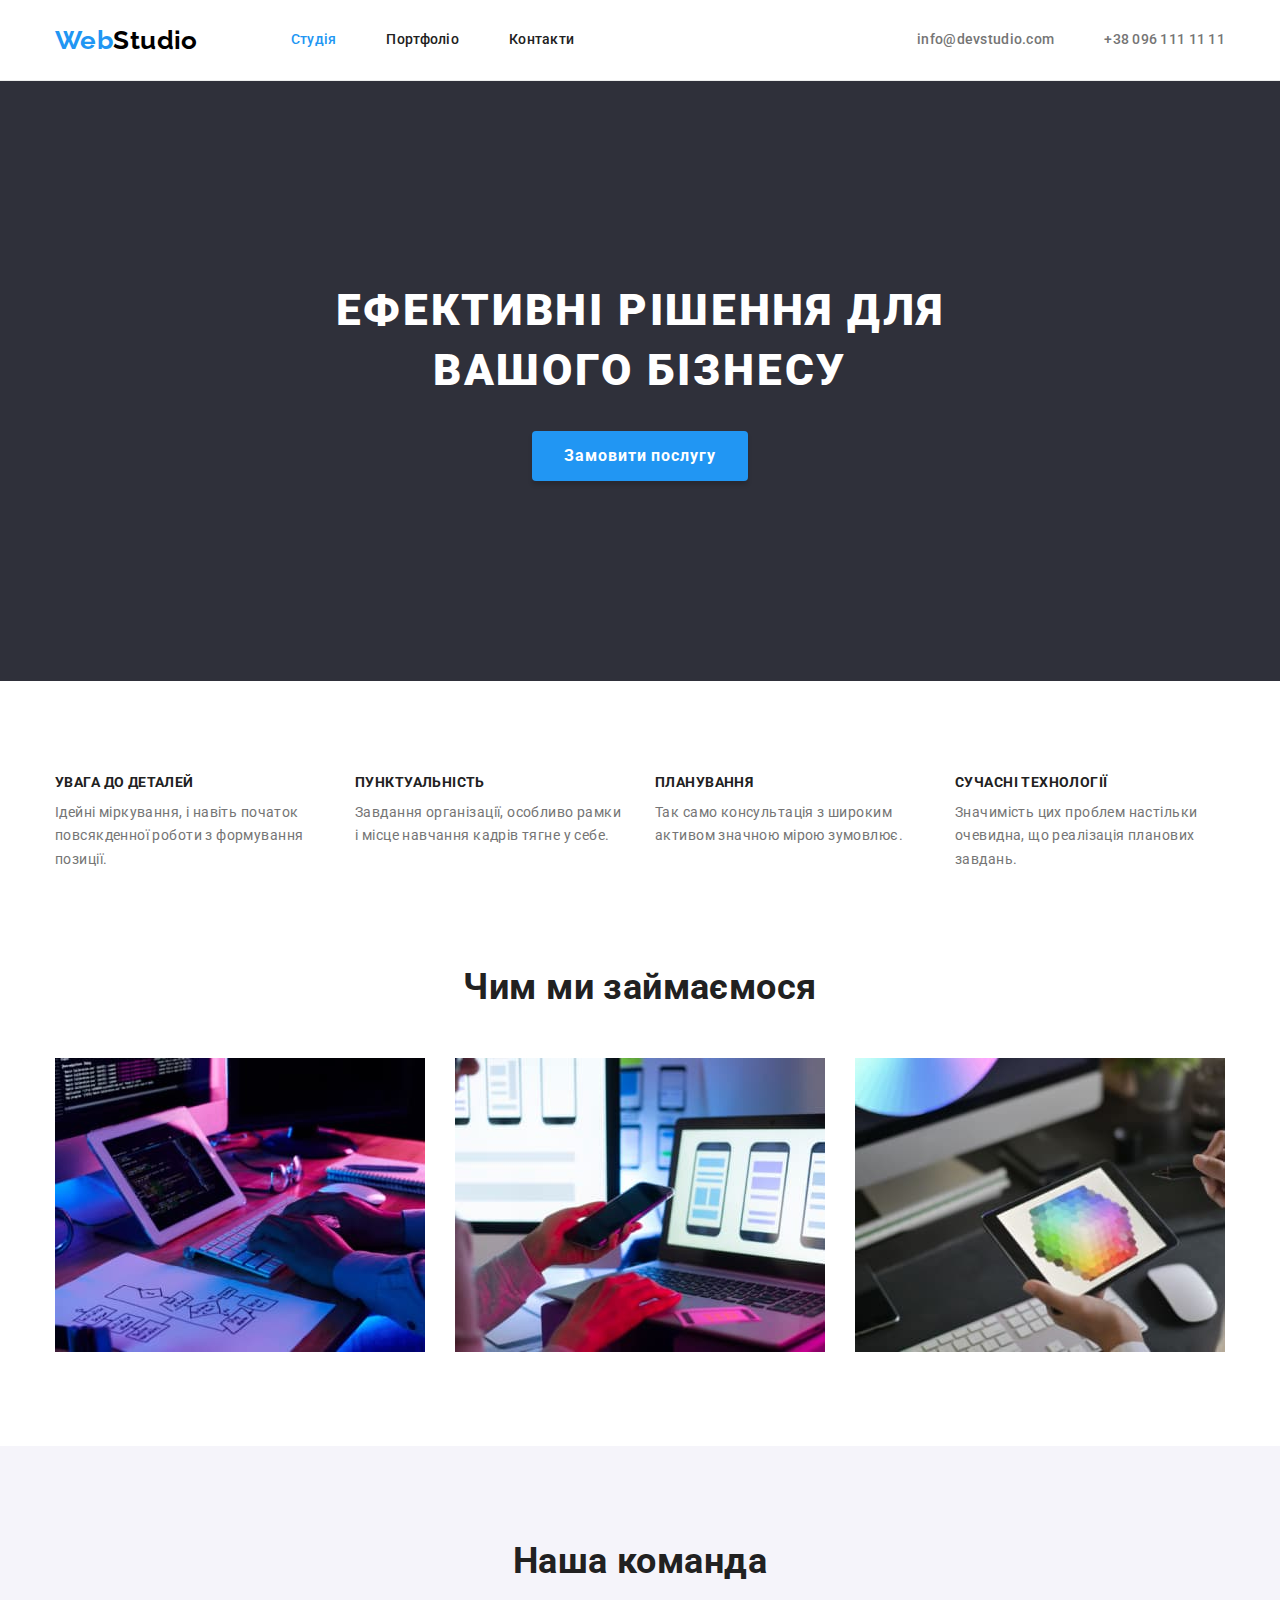
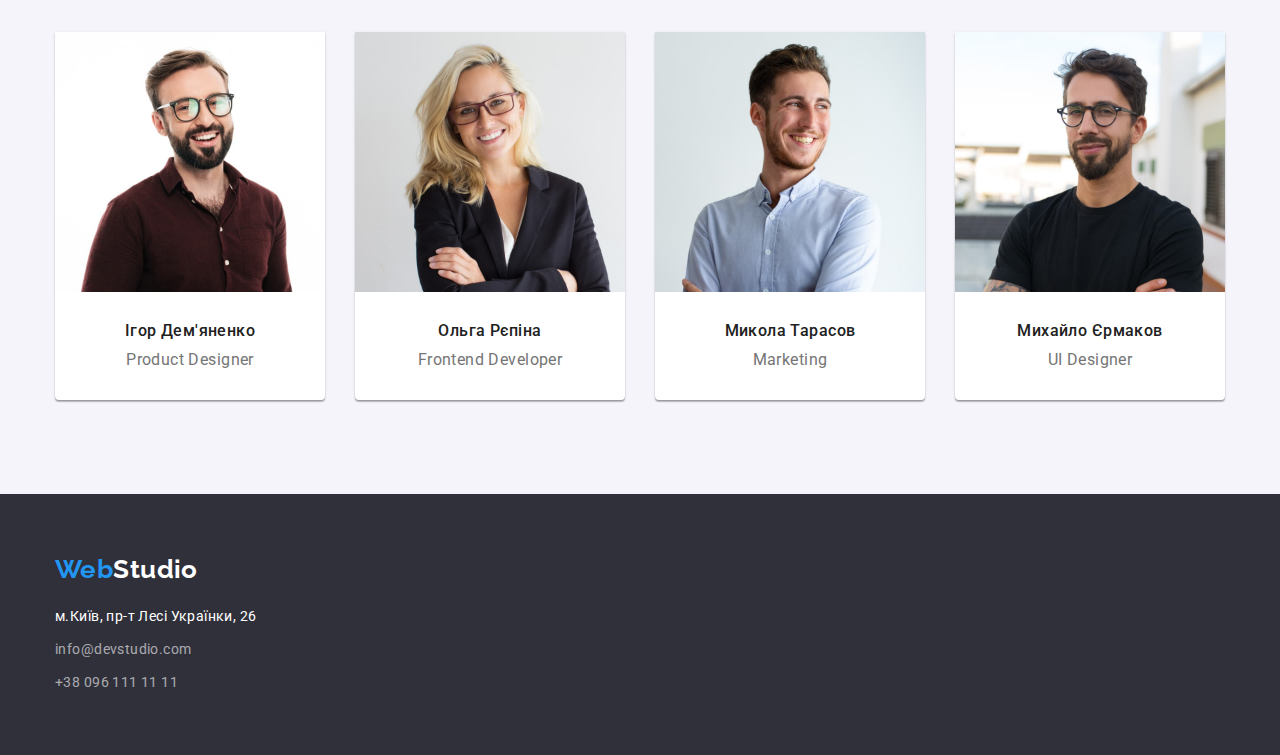
<file: index.html>
<!DOCTYPE html>
<html lang="uk">
  <head>
    <meta charset="UTF-8" />
    <meta http-equiv="X-UA-Compatible" content="IE=edge" />
    <meta name="viewport" content="width=Hello, initial-scale=1.0" />
    <title>Web Studio (Version 2.1)</title>
    <link href="https://fonts.googleapis.com/css2?family=Raleway:wght@700&family=Roboto:wght@400;500;700;900&display=swap" rel="stylesheet" />
    <link rel="stylesheet" href="https://cdnjs.cloudflare.com/ajax/libs/modern-normalize/1.0.0/modern-normalize.min.css" />
    <link rel="stylesheet" href="./css/styles.css" />
  </head>
  <body>
    <header class="page-header">
      <nav class="container main-nav">
        <a class="logo" href="./index.html" lang="en" title="Web Studio"><span>Web</span>Studio</a>
        <ul class="site-nav list">
          <li class="item">
            <a class="link current" href="./index.html">Студія</a>
          </li>
          <li class="item">
            <a class="link" href="./portfolio.html">Портфоліо</a>
          </li>
          <li class="item"><a class="link" href="">Контакти</a></li>
        </ul>

        <ul class="contacts list">
          <li class="item">
            <a class="link" href="mailto:info@devstudio.com">info@devstudio.com</a>
          </li>
          <li class="item">
            <a class="link" href="tel:+380961111111">+38 096 111 11 11</a>
          </li>
        </ul>
      </nav>
    </header>
    <main>
      <!-- hero section -->
      <section class="hero centered">
        <div class="container">
          <h1 class="hero-title">Ефективні рішення для вашого бізнесу</h1>
          <button class="hero-button" type="button">Замовити послугу</button>
        </div>
      </section>
      <!-- benefits section -->
      <section class="section">
        <div class="container">
          <h2 class="benefits section-title">Головні переваги</h2>
          <ul class="benefits list">
            <li class="item">
              <h3 class="title">Увага до деталей</h3>
              <p class="text">Ідейні міркування, і навіть початок повсякденної роботи з формування позиції.</p>
            </li>
            <li class="item">
              <h3 class="title">Пунктуальність</h3>
              <p class="text">Завдання організації, особливо рамки і місце навчання кадрів тягне у себе.</p>
            </li>
            <li class="item">
              <h3 class="title">Планування</h3>
              <p class="text">Так само консультація з широким активом значною мірою зумовлює.</p>
            </li>
            <li class="item">
              <h3 class="title">Сучасні технології</h3>
              <p class="text">Значимість цих проблем настільки очевидна, що реалізація планових завдань.</p>
            </li>
          </ul>
        </div>
      </section>
      <!-- what we do / activities section -->
      <section class="activities section">
        <div class="container centered">
          <h2 class="section-title">Чим ми займаємося</h2>
          <div class="activities-photo">
            <img class="activities photo" src="./images/img1.jpg" alt="Десктопні додатки на фотографії" width="370" />
            <img class="activities photo" src="./images/img2.jpg" alt="Мобільні додатки на фотографії" width="370" />
            <img class="activities photo" src="./images/img3.jpg" alt="Дизайнерські рішення на фотографії" width="370" />
          </div>
        </div>
      </section>
      <!-- our team section -->
      <!-- чи потрібні тут додаткові діви для картинки та блоку заголовку+текст? -->
      <section class="section team">
        <div class="container centered">
          <h2 class="section-title">Наша команда</h2>
          <ul class="team list">
            <li class="team card">
              <div class="team-thumb">
                <img class="photo" src="./images/members/member1.jpg" alt="фотографія: Ігор Дем'яненко" width="270" />
              </div>
              <div class="team-content">
                <h3 class="title">Ігор Дем'яненко</h3>
                <p class="text">Product Designer</p>
              </div>
            </li>
            <li class="team card">
              <div class="team-thumb">
                <img class="photo" src="./images/members/member2.jpg" alt="фотографія: Ольга Рєпіна" width="270" />
              </div>
              <div class="team-content">
                <h3 class="title">Ольга Рєпіна</h3>
                <p class="text">Frontend Developer</p>
              </div>
            </li>
            <li class="team card">
              <div class="team-thumb">
                <img class="photo" src="./images/members/member3.jpg" alt="фотографія: Микола Тарасов" width="270" />
              </div>
              <div class="team-content">
                <h3 class="title">Микола Тарасов</h3>
                <p class="text">Marketing</p>
              </div>
            </li>
            <li class="team card">
              <div class="team-thumb">
                <img class="photo" src="./images/members/member4.jpg" alt="фотографія: Михайло Єрмаков" width="270" />
              </div>
              <div class="team-content">
                <h3 class="title">Михайло Єрмаков</h3>
                <p class="text">UI Designer</p>
              </div>
            </li>
          </ul>
        </div>
      </section>
    </main>
    <footer>
      <div class="footer container">
        <a class="logo white" href="./index.html" title="Web Studio"><span>Web</span>Studio</a>
        <address>
          <ul class="address list">
            <li><a class="address" href="https://goo.gl/maps/CPtrU1FHBa2aNyZL9" target="_blank" rel="noopener noreferrer nofollow">м.Київ, пр-т Лесі Українки, 26</a></li>
            <li class="item">
              <a class="link" href="mailto:info@devstudio.com">info@devstudio.com</a>
            </li>
            <li class="item">
              <a class="link" href="tel:+380961111111">+38 096 111 11 11</a>
            </li>
          </ul>
        </address>
      </div>
    </footer>
  </body>
</html>
</file>
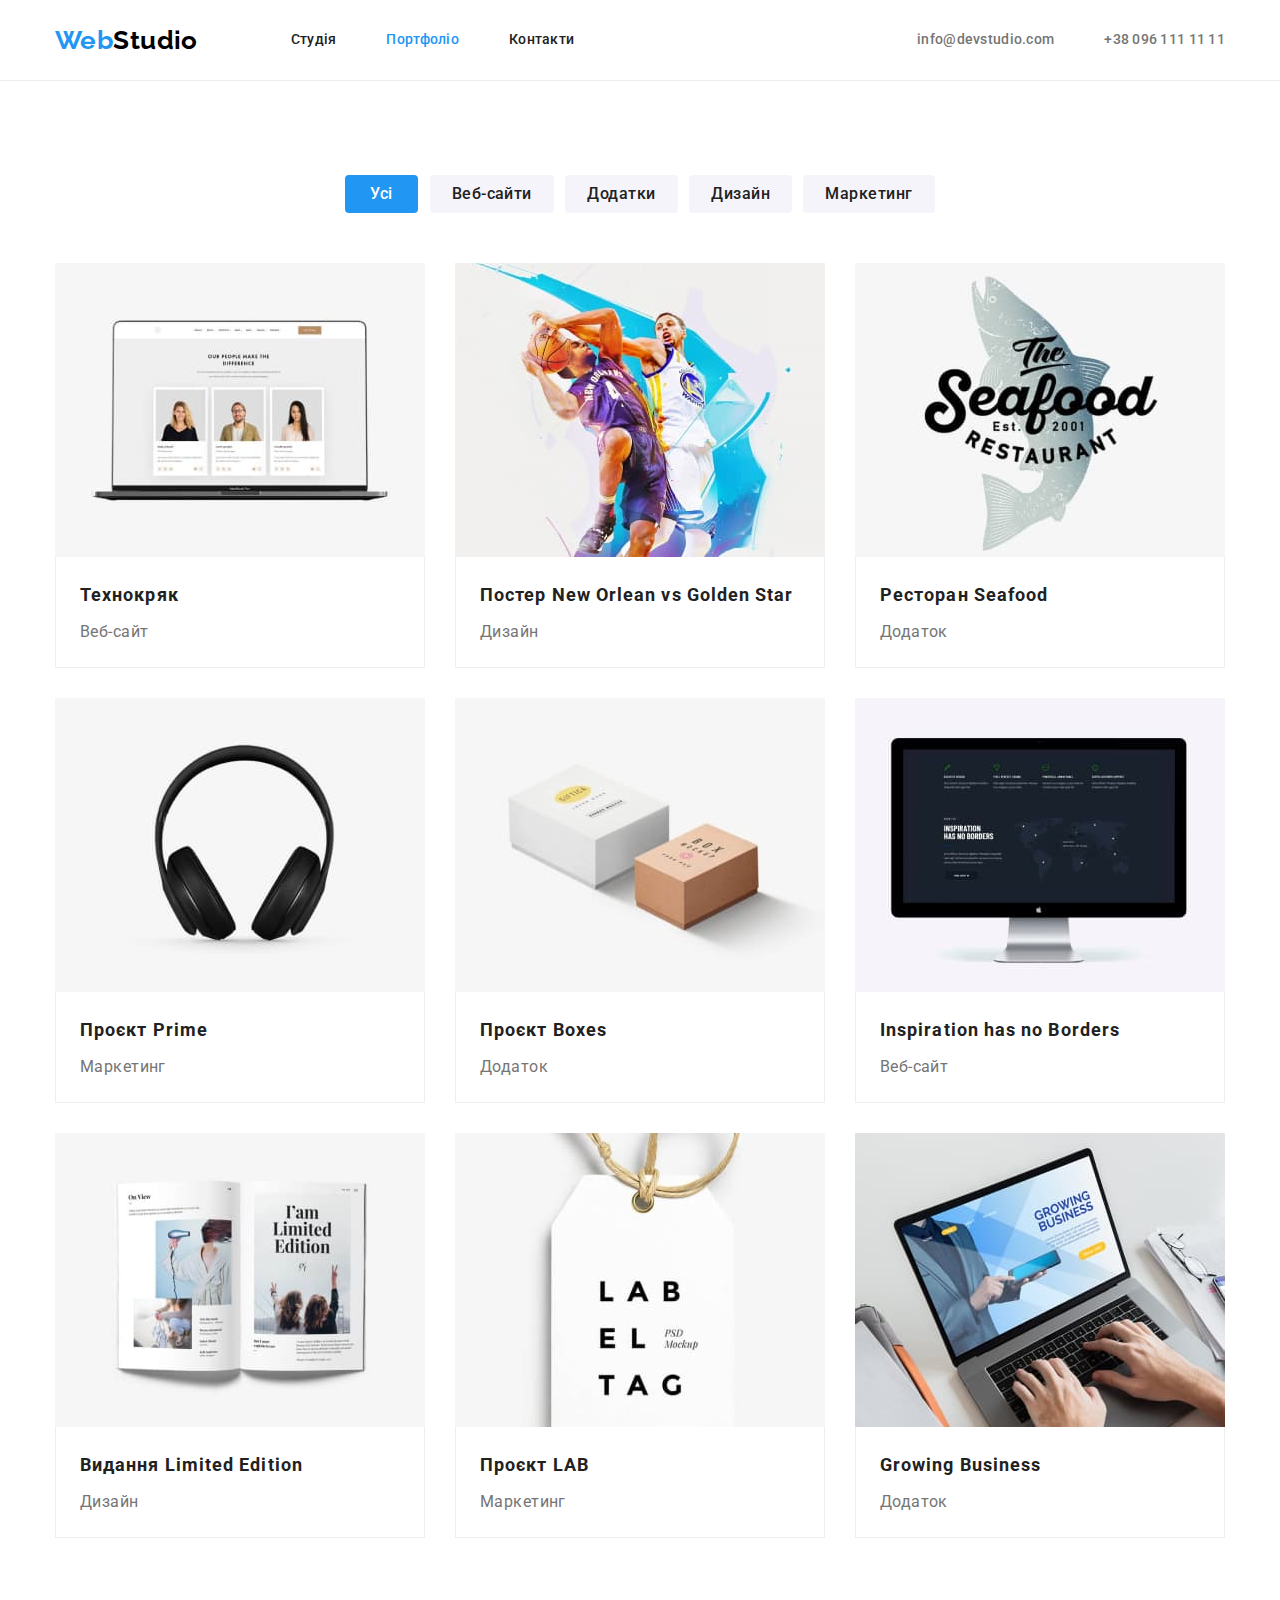
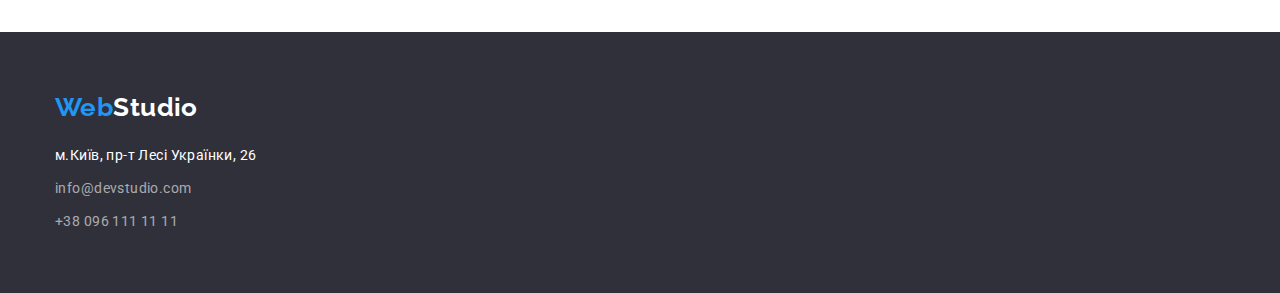
<file: portfolio.html>
<!DOCTYPE html>
<html lang="uk">
  <head>
    <meta charset="UTF-8" />
    <meta http-equiv="X-UA-Compatible" content="IE=edge" />
    <meta name="viewport" content="width=device-width, initial-scale=1.0" />
    <title>Portfolio</title>
    <link href="https://fonts.googleapis.com/css2?family=Raleway:wght@700&family=Roboto:wght@400;500;700;900&display=swap" rel="stylesheet" />
    <link rel="stylesheet" href="https://cdnjs.cloudflare.com/ajax/libs/modern-normalize/1.0.0/modern-normalize.min.css" />
    <link rel="stylesheet" href="./css/styles.css" />
  </head>
  <body>
    <header class="page-header">
      <nav class="container main-nav">
        <a class="logo" href="./index.html" lang="en" title="Web Studio"><span>Web</span>Studio</a>
        <ul class="site-nav list">
          <li class="item">
            <a class="link" href="./index.html">Студія</a>
          </li>
          <li class="item">
            <a class="link current" href="./portfolio.html">Портфоліо</a>
          </li>
          <li class="item"><a class="link" href="">Контакти</a></li>
        </ul>

        <ul class="contacts list">
          <li class="item">
            <a class="link" href="mailto:info@devstudio.com">info@devstudio.com</a>
          </li>
          <li class="item">
            <a class="link" href="tel:+380961111111">+38 096 111 11 11</a>
          </li>
        </ul>
      </nav>
    </header>
    <main>
      <section class="section">
        <div class="container centered">
          <h1 class="portfolio section-title">Портфоліо. Приклади робіт</h1>
          <ul class="list filter">
            <li class="item">
              <button class="filter current" type="button">Усі</button>
            </li>
            <li class="item">
              <button class="filter" type="button">Веб-сайти</button>
            </li>
            <li class="item">
              <button class="filter" type="button">Додатки</button>
            </li>
            <li class="item">
              <button class="filter" type="button">Дизайн</button>
            </li>
            <li class="item">
              <button class="filter" type="button">Маркетинг</button>
            </li>
          </ul>
          <ul class="portfolio list">
            <li class="item">
              <a href="" class="link">
                <div class="card-thumb">
                  <img class="photo" src="./images/portfolio/portfolio-1.jpg" alt="Вебсайт клієнта на екрані ноутбука" width="370" />
                </div>
                <div class="card-content">
                  <h2 class="portfolio-title">Технокряк</h2>
                  <p class="text">Веб-сайт</p>
                </div>
              </a>
            </li>

            <li class="item">
              <a href="" class="link">
                <div class="card-thumb">
                  <img class="photo" src="./images/portfolio/portfolio-2.jpg" alt="Два баскетболіста боряться за мяч" width="370" />
                </div>
                <div class="card-content">
                  <h2 class="portfolio-title">Постер New Orlean vs Golden Star</h2>
                  <p class="text">Дизайн</p>
                </div>
              </a>
            </li>

            <li class="item">
              <a href="" class="link">
                <div class="card-thumb">
                  <img class="photo" src="./images/portfolio/portfolio-3.jpg" alt="Логотип ресторану на фоні риби" width="370" />
                </div>
                <div class="card-content">
                  <h2 class="portfolio-title">Ресторан Seafood</h2>
                  <p class="text">Додаток</p>
                </div>
              </a>
            </li>

            <li class="item">
              <a href="" class="link">
                <div class="card-thumb">
                  <img class="photo" src="./images/portfolio/portfolio-4.jpg" alt="Чорні навушники на білому фоні" width="370" />
                </div>
                <div class="card-content">
                  <h2 class="portfolio-title">Проєкт Prime</h2>
                  <p class="text">Маркетинг</p>
                </div>
              </a>
            </li>

            <li class="item">
              <a href="" class="link">
                <div class="card-thumb">
                  <img class="photo" src="./images/portfolio/portfolio-5.jpg" alt="Дві коробки на білому фоні" width="370" />
                </div>
                <div class="card-content">
                  <h2 class="portfolio-title">Проєкт Boxes</h2>
                  <p class="text">Додаток</p>
                </div>
              </a>
            </li>

            <li class="item">
              <a href="" class="link">
                <div class="card-thumb">
                  <img class="photo" src="./images/portfolio/portfolio-6.jpg" alt="Вебсайт клієнта на екрані монітора" width="370" />
                </div>
                <div class="card-content">
                  <h2 class="portfolio-title">Inspiration has no Borders</h2>
                  <p class="text">Веб-сайт</p>
                </div>
              </a>
            </li>

            <li class="item">
              <a href="" class="link">
                <div class="card-thumb">
                  <img class="photo" src="./images/portfolio/portfolio-7.jpg" alt="Розворот журналу на білому фоні" width="370" />
                </div>
                <div class="card-content">
                  <h2 class="portfolio-title">Видання Limited Edition</h2>
                  <p class="text">Дизайн</p>
                </div>
              </a>
            </li>

            <li class="item">
              <a href="" class="link">
                <div class="card-thumb">
                  <img class="photo" src="./images/portfolio/portfolio-8.jpg" alt="Біла бірка товару з назвою проєкта" width="370" />
                </div>
                <div class="card-content">
                  <h2 class="portfolio-title">Проєкт LAB</h2>
                  <p class="text">Маркетинг</p>
                </div>
              </a>
            </li>

            <li class="item">
              <a href="" class="link">
                <div class="card-thumb">
                  <img class="photo" src="./images/portfolio/portfolio-9.jpg" alt="Дві руки людини на клавіатурі працюючого ноутбука" width="370" />
                </div>
                <div class="card-content">
                  <h2 class="portfolio-title">Growing Business</h2>
                  <p class="text">Додаток</p>
                </div>
              </a>
            </li>
          </ul>
        </div>
      </section>
    </main>
    <footer>
      <div class="footer container">
        <a class="logo white" href="./index.html" title="Web Studio"><span>Web</span>Studio</a>
        <address>
          <ul class="address list">
            <li><a class="address" href="https://goo.gl/maps/CPtrU1FHBa2aNyZL9" target="_blank" rel="noopener noreferrer nofollow">м.Київ, пр-т Лесі Українки, 26</a></li>
            <li class="item">
              <a class="link" href="mailto:info@devstudio.com">info@devstudio.com</a>
            </li>
            <li class="item">
              <a class="link" href="tel:+380961111111">+38 096 111 11 11</a>
            </li>
          </ul>
        </address>
      </div>
    </footer>
  </body>
</html>
</file>
<file: css/styles.css>
/* second text color, headings #212121 */
/* accents #2196F3, #FFFFFF */
/* backgrounds #FFFFFF, #F5F4FA, #2F303A */
:root {
  --primary-text-color: #757575;
  --title-text-color: #212121;
  --accent-color: #2196f3;
  --second-accent-color: #ffffff;
  --background-color: #ffffff;
  --second-background-color: #f5f4fa;
  --third-background-color: #2f303a;
}
body {
  font-family: 'Roboto', sans-serif;
  font-size: 14px;
  line-height: 1.7;
  letter-spacing: 0.03em;
  background-color: var(--background-color);
  color: var(--primary-text-color);
}
/* Main page CSS styles */
.list {
  padding: 0;
  margin: 0;
  list-style-type: none;
}
.container {
  width: 1200px;
  padding: 0px 15px;
  margin: 0 auto;
}
.centered {
  text-align: center;
}
.section {
  padding-top: 94px;
  padding-bottom: 94px;
}
.section-title {
  margin-top: 0;
  margin-bottom: 50px;
  font-weight: 700;
  font-size: 36px;
  line-height: 1.17;
  color: var(--title-text-color);
}
.benefits.section-title,
.portfolio.section-title {
  display: none;
}
img {
  display: block;
  max-width: 100%;
}

/* Page header */
.page-header {
  border-bottom: 1px solid #ececec;
}
.main-nav {
  display: flex;
  align-items: center;
}

/* Logo */
.logo {
  font-family: 'Raleway', sans-serif;
  font-weight: 700;
  font-size: 26px;
  line-height: 1.19;
  text-decoration: none;
  color: #000000;
}
.logo span {
  color: var(--accent-color);
}
.logo.white {
  color: var(--second-accent-color);
}
/* Site navigation */
.site-nav {
  display: flex;
  margin-left: 93px;
}
.site-nav .item:not(:last-child) {
  margin-right: 50px;
}
.site-nav .link {
  display: block;
  padding-top: 32px;
  padding-bottom: 32px;

  font-weight: 500;
  line-height: 1.14;
  letter-spacing: 0.02em;
  text-decoration: none;
  color: var(--title-text-color);
}
.site-nav .link:hover,
.site-nav .link:focus,
.contacts .link:hover,
.contacts .link:focus {
  color: var(--accent-color);
}
/* contacts list */
.contacts {
  display: flex;
  margin-left: auto;
}
.contacts .item + .item {
  margin-left: 50px;
}
.contacts .link {
  display: block;
  padding-top: 32px;
  padding-bottom: 32px;

  font-weight: 500;
  line-height: 1.14;
  letter-spacing: 0.02em;
  text-decoration: none;
  color: var(--primary-text-color);
}
.site-nav .link.current {
  color: var(--accent-color);
}
/* Main */
/* hero */
.hero {
  background-color: var(--third-background-color);
}
.hero .container {
  max-width: 696px;
  text-align: center;
  padding: 200px 0;
}
.hero-title {
  margin-top: 0;
  margin-bottom: 30px;
  font-weight: 900;
  font-size: 44px;
  line-height: 1.36;
  letter-spacing: 0.06em;
  text-transform: uppercase;
  color: var(--second-accent-color);
}
.hero-button {
  display: inline-block;
  min-width: 216px;
  min-height: 50px;
  border: none;
  border-radius: 4px;
  padding: 10px 32px;
  font-family: inherit;
  font-weight: 700;
  font-size: 16px;
  line-height: 1.88;
  letter-spacing: 0.06em;
  cursor: pointer;
  background-color: var(--accent-color);
  color: var(--second-accent-color);
  box-shadow: 0px 4px 4px rgba(0, 0, 0, 0.15);
}

/* Benefits */
.benefits.list {
  display: flex;
  justify-content: space-between;
}
.benefits .item {
  /* 270px баранья я башка, не проверил))) */
  width: calc((100% - 90px) / 4);
}
.benefits .item + .item {
  margin-left: 30px;
}
.benefits .title {
  margin-top: 0;
  margin-bottom: 10px;
  font-weight: 700;
  font-size: 14px;
  line-height: 1.14;
  text-transform: uppercase;
  color: var(--title-text-color);
}
.benefits .text {
  margin: 0;
}
/* What we do / activities section */
.activities.section {
  padding-top: 0;
}
.activities-photo {
  display: flex;
}
.photo + .photo {
  margin-left: 30px;
}
/* Our team */
.team .list {
  display: flex;
}
.team .card + .card {
  margin-left: 30px;
}
.team .title {
  margin: 0 auto 10px;
  font-weight: 500;
  font-size: 16px;
  color: var(--title-text-color);
}
.team .text {
  margin: 0 auto;
  font-size: 16px;
}
/* чи потрібні тут додаткові діви для картинки та блоку заголовку+текст?*/
.team-content {
  text-align: center;
  line-height: 1.17;
  padding: 30px 5px;
  /* бокові падінги щоб не "прижимався" текст до границь картки при заміні*/
}
.team {
  background-color: var(--second-background-color);
}
.team.card {
  border-radius: 0px 0px 4px 4px;
  box-shadow: 0px 1px 3px rgba(0, 0, 0, 0.12), 0px 1px 1px rgba(0, 0, 0, 0.14), 0px 2px 1px rgba(0, 0, 0, 0.2);
  background-color: var(--background-color);
}
/* Footer */
footer {
  background-color: var(--third-background-color);
}
footer {
  padding-top: 60px;
  padding-bottom: 60px;
}
.footer .item {
  margin-top: 9px;
}
.footer .address {
  margin-top: 20px;
  text-decoration: none;
  font-style: normal;
  color: var(--second-accent-color);
}
.address .link {
  /* margin-top: 9px; */
  text-decoration: inherit;
  color: rgba(255, 255, 255, 0.6);
}
.address .link:hover,
.address .link:focus,
.address .address:hover,
.address .address:focus {
  color: var(--accent-color);
}
/* Portfolio page */
/* Filter buttons */
.list.filter .item {
  display: inline-block;
}
.list.filter {
  margin-bottom: 50px;
}
.list.filter .item + .item {
  margin-left: 8px;
}
.list .filter {
  min-width: 73px;
  min-height: 38px;
  padding: 6px 22px;
  font-family: inherit;
  font-size: 16px;
  font-weight: 500;
  line-height: 1.62;
  text-align: center;
  letter-spacing: 0.03em;
  border: none;
  border-radius: 4px;
  cursor: pointer;
  background-color: var(--second-background-color);
  color: var(--title-text-color);
}
.filter.current,
.list .filter:hover,
.list .filter:focus {
  background-color: var(--accent-color);
  color: var(--second-accent-color);
}
/* Portfolio cards */
.portfolio-title {
  margin: 0 auto;
  margin-bottom: 4px;
  text-align: left;
  font-size: 18px;
  line-height: 2;
  letter-spacing: 0.06em;
  color: var(--title-text-color);
}
.portfolio .text {
  margin: 0 auto;
  text-align: left;
  font-size: 16px;
  line-height: 1.88;
  color: var(--primary-text-color);
}
.portfolio .link {
  text-decoration: none;
}
.portfolio.list {
  display: flex;
  flex-wrap: wrap;
}
.portfolio > .item {
  flex-basis: calc((100% - 60px) / 3);
  margin-right: 30px;
  margin-bottom: 30px;
}
.portfolio .item:nth-child(3n) {
  margin-right: 0;
}
.portfolio .item:nth-last-child(-n + 3) {
  margin-bottom: 0;
}
.card-content {
  padding: 20px 24px;
  border: 1px solid #eeeeee;
  border-top: none;
}
/* на перспективу, для ефектів картинки: */
/* .card-thumb {
  overflow: hidden;
} */
</file>
